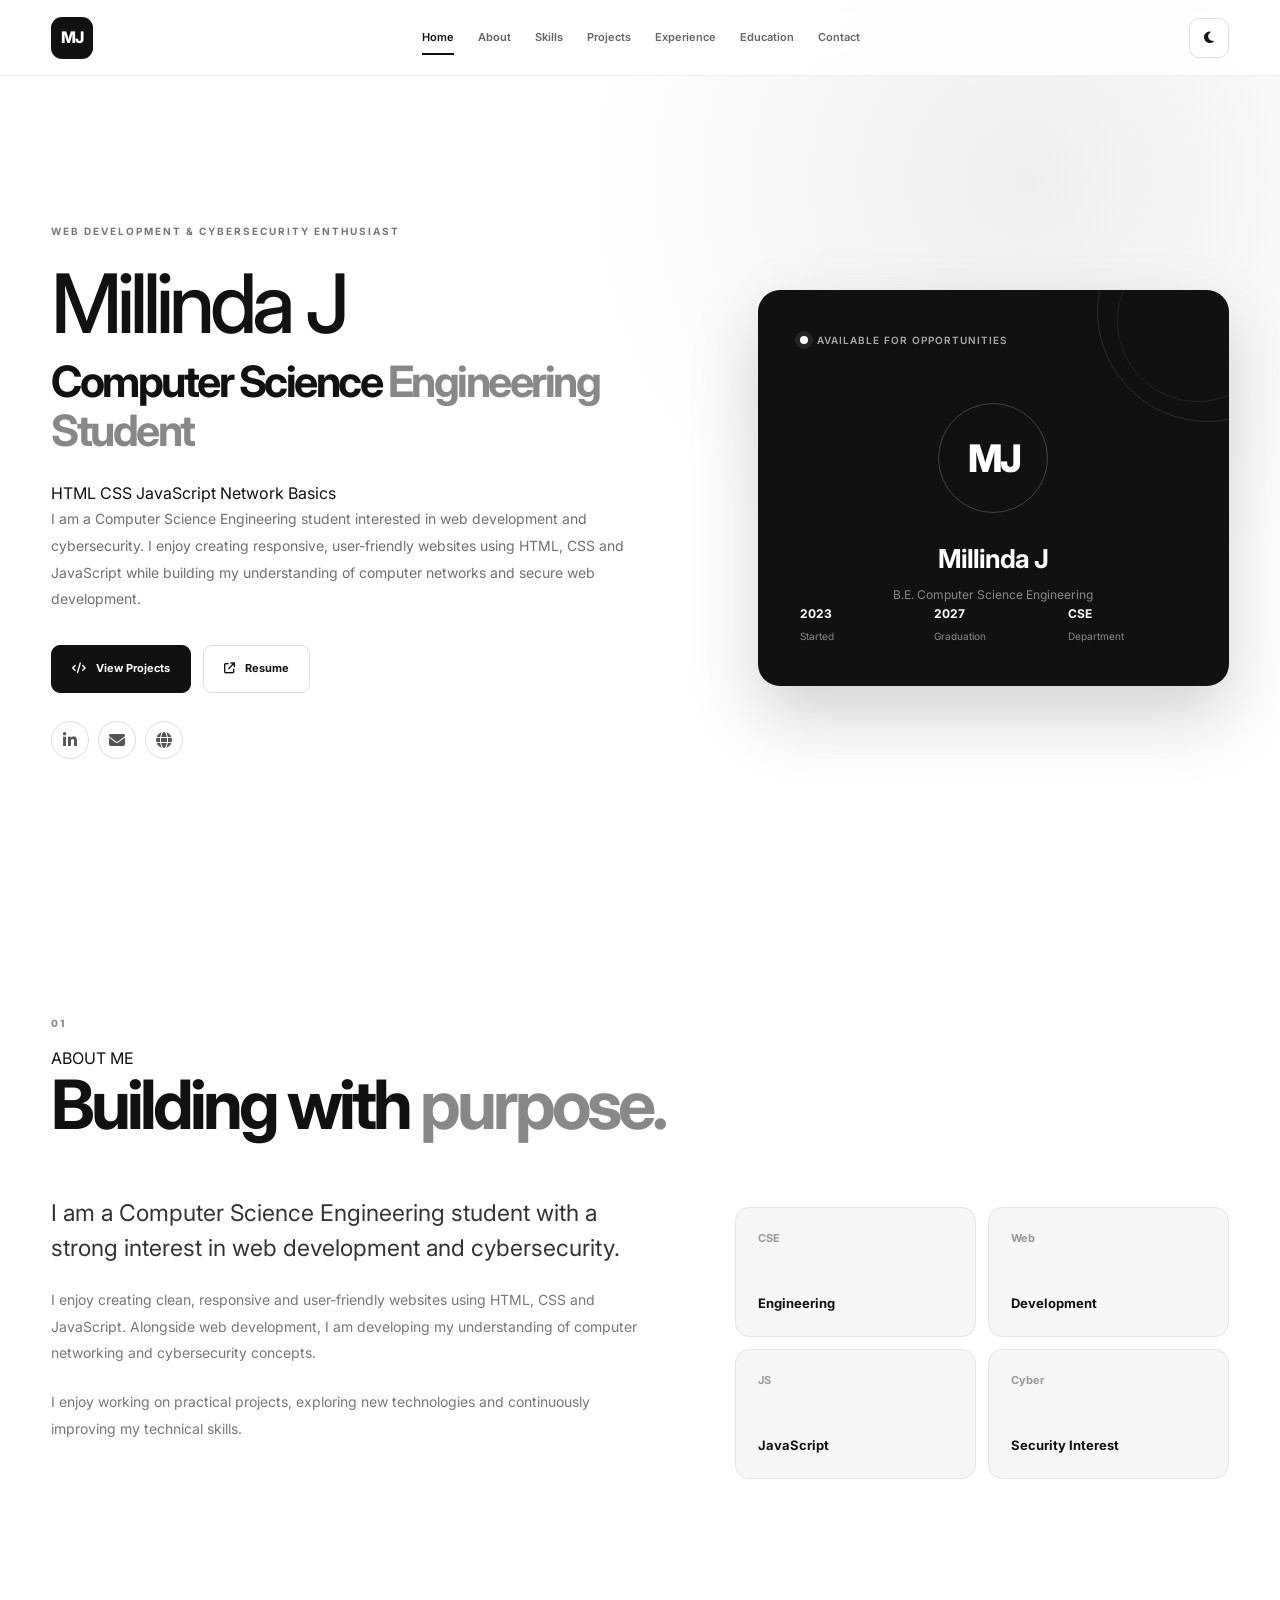
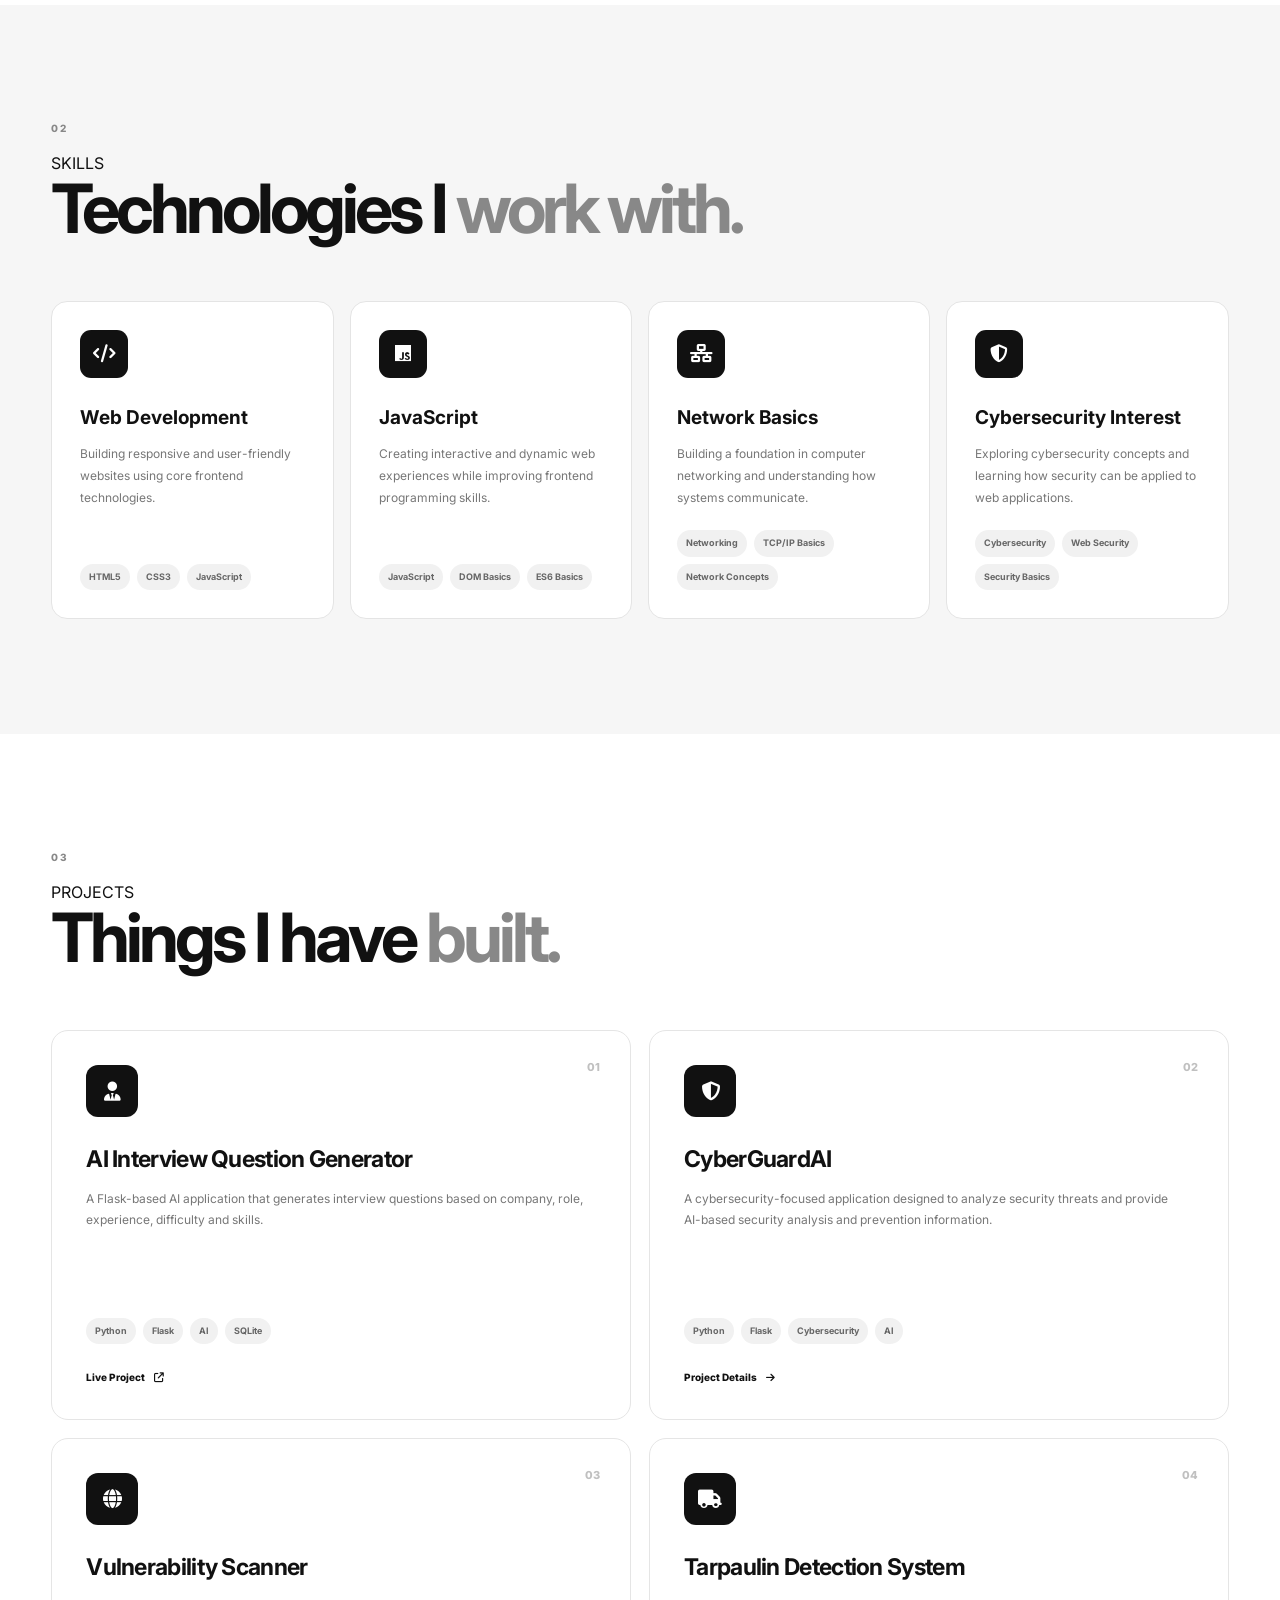
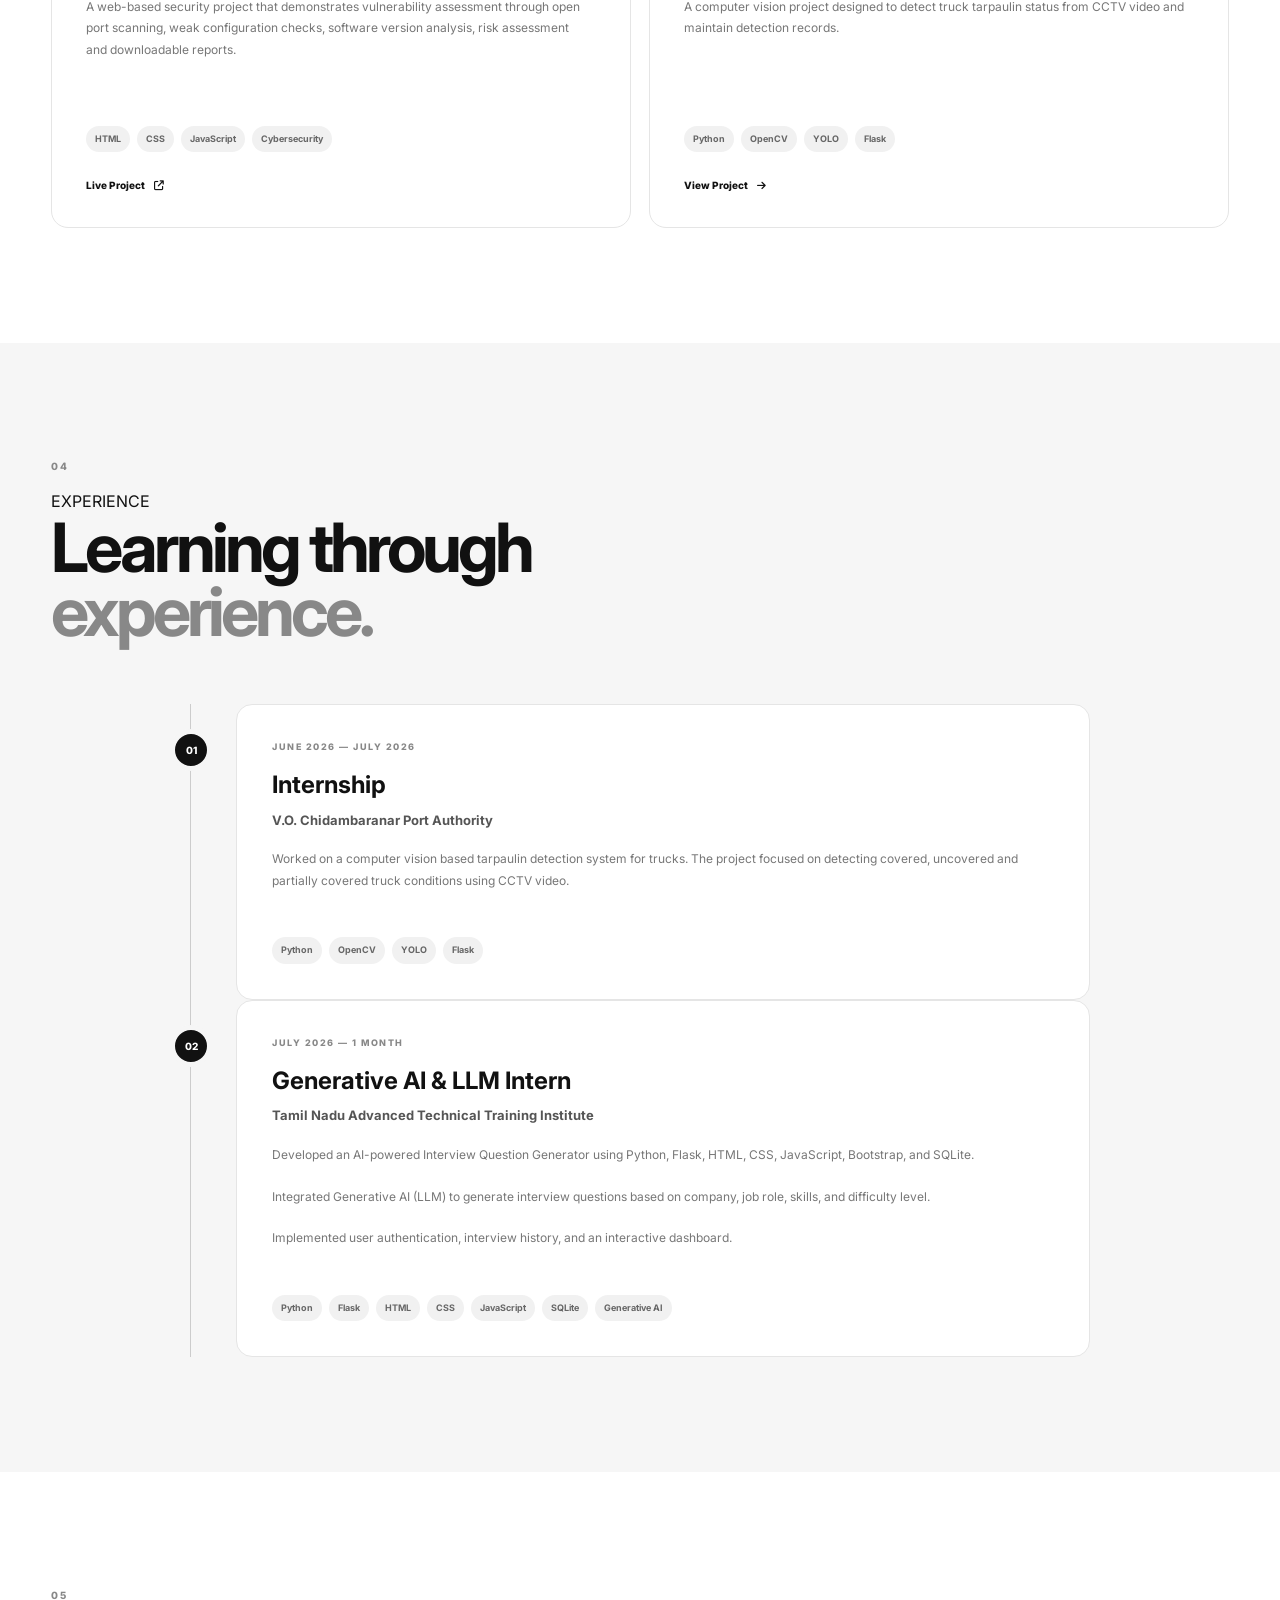
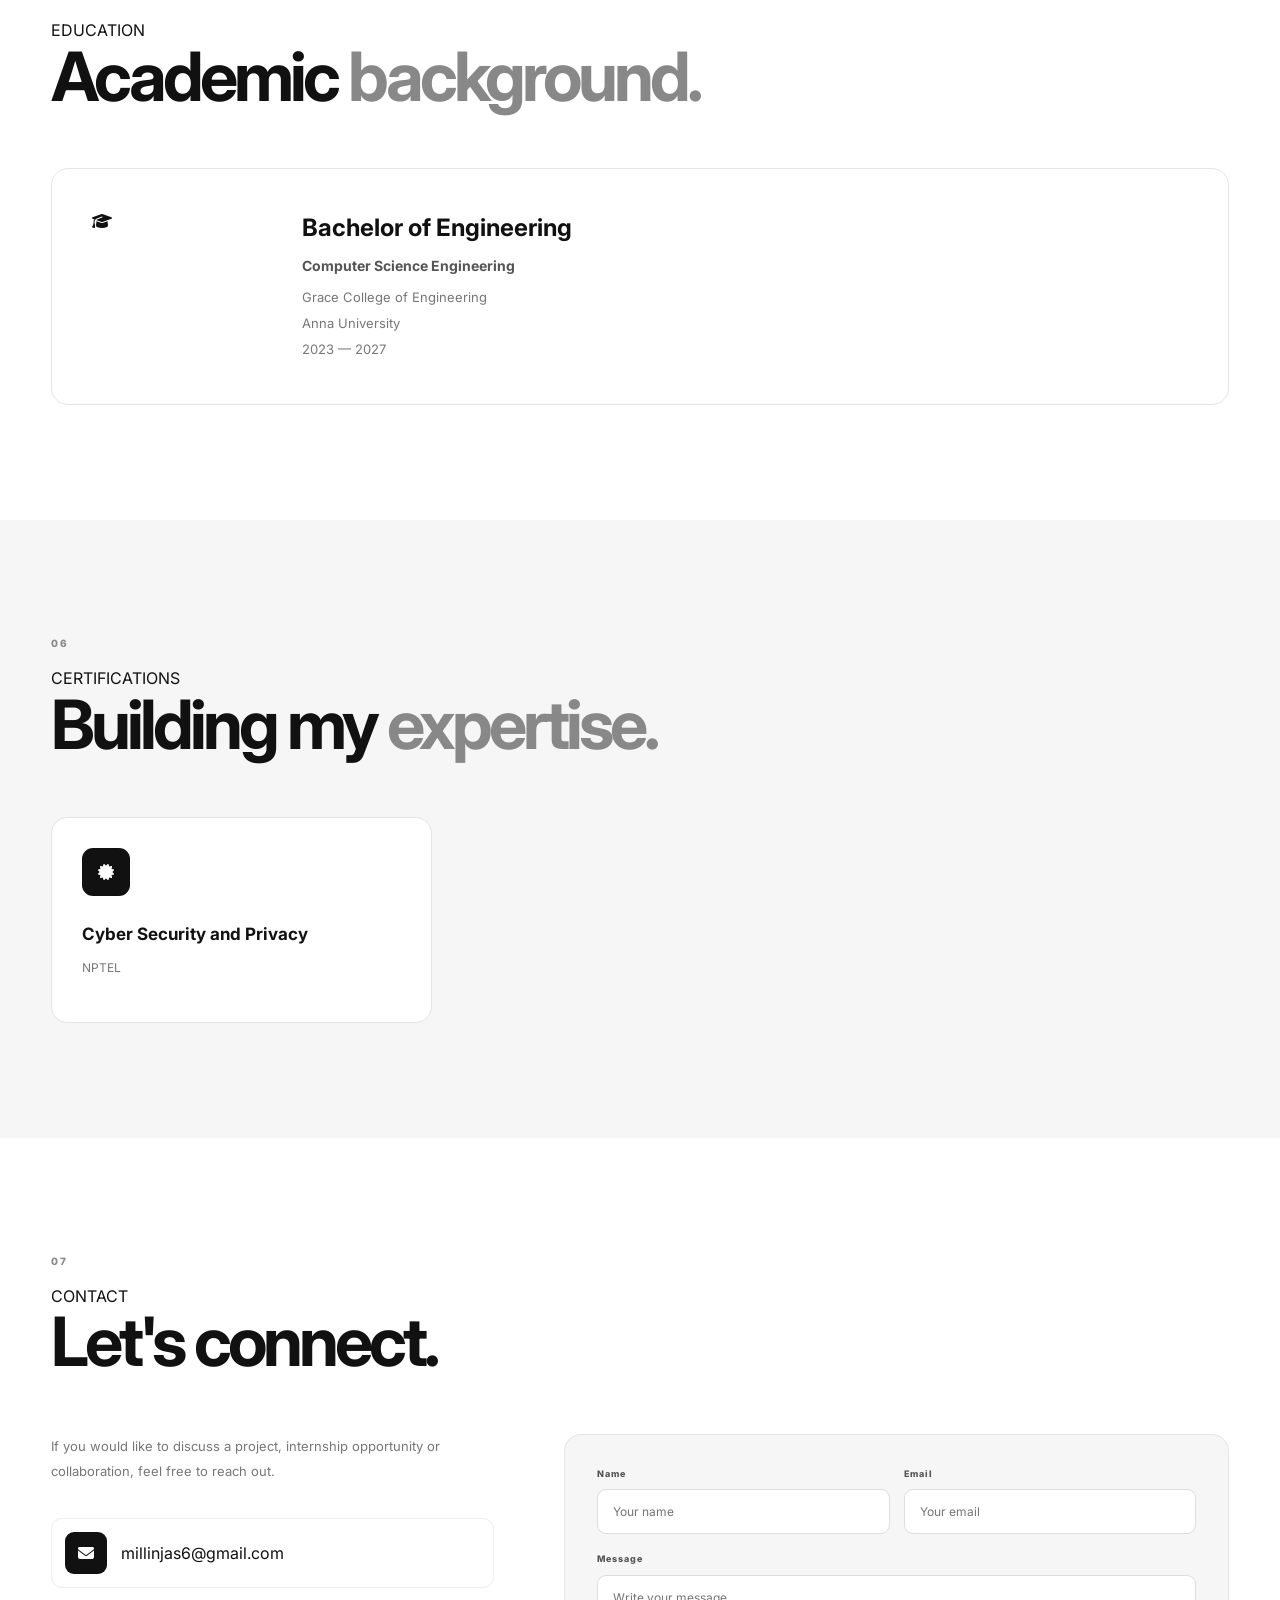
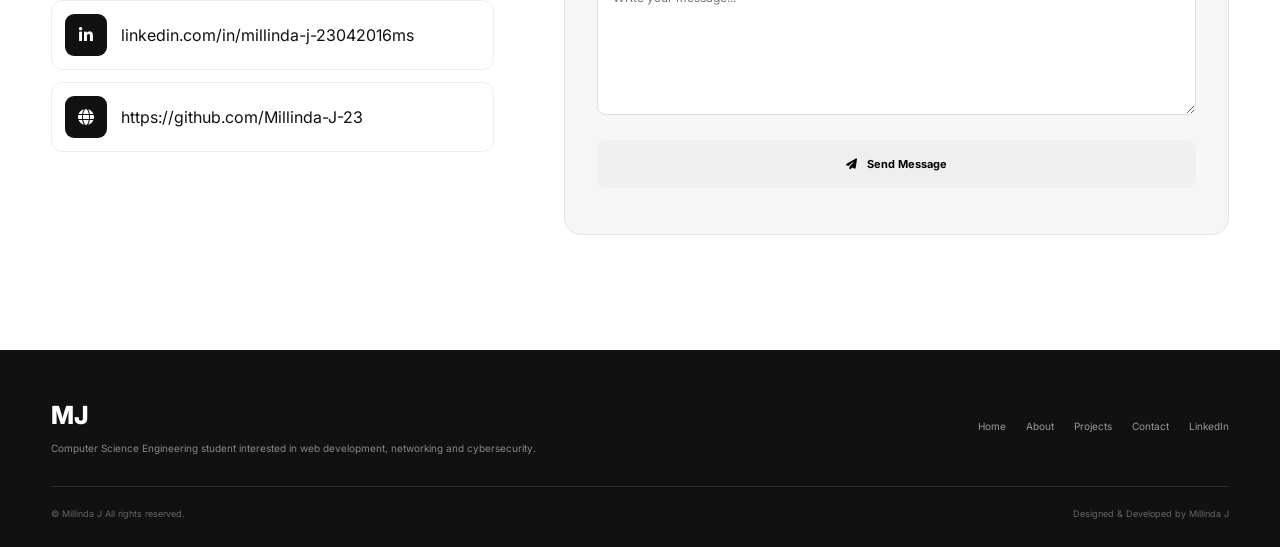
<file: portfolio/index.html>
<!DOCTYPE html>
<html lang="en">

<head>

    <meta charset="UTF-8">

    <meta name="viewport"
          content="width=device-width, initial-scale=1.0">

    <meta name="description"
          content="Millinda J - Computer Science Engineering Student interested in Web Development and Cybersecurity">

    <meta name="author"
          content="Millinda J">

    <title>Millinda J | Portfolio</title>


    <!-- =====================================================
         GOOGLE FONT
    ====================================================== -->

    <link rel="preconnect"
          href="https://fonts.googleapis.com">

    <link rel="preconnect"
          href="https://fonts.gstatic.com"
          crossorigin>

    <link href="https://fonts.googleapis.com/css2?family=Inter:wght@400;500;600;700;800&display=swap"
          rel="stylesheet">


    <!-- =====================================================
         FONT AWESOME
    ====================================================== -->

    <link rel="stylesheet"
          href="https://cdnjs.cloudflare.com/ajax/libs/font-awesome/6.5.2/css/all.min.css">


    <!-- =====================================================
         CSS
    ====================================================== -->

    <link rel="stylesheet"
          href="style.css">

</head>


<body>


<!-- =========================================================
     HEADER
========================================================= -->

<header class="header">

    <div class="container navbar">


        <!-- LOGO -->

        <a href="#home"
           class="logo"
           aria-label="Millinda J Home">

            MJ

        </a>


        <!-- NAVIGATION -->

        <nav class="nav-links"
             id="navLinks">

            <a href="#home"
               class="active">

                Home

            </a>

            <a href="#about">

                About

            </a>

            <a href="#skills">

                Skills

            </a>

            <a href="#projects">

                Projects

            </a>

            <a href="#experience">

                Experience

            </a>

            <a href="#education">

                Education

            </a>

            <a href="#contact">

                Contact

            </a>

        </nav>


        <!-- HEADER ACTIONS -->

        <div class="header-actions">


            <!-- THEME BUTTON -->

            <button type="button"
                    class="theme-btn"
                    id="themeBtn"
                    aria-label="Change theme">

                <i class="fa-solid fa-moon"></i>

            </button>


            <!-- MOBILE MENU -->

            <button type="button"
                    class="menu-btn"
                    id="menuBtn"
                    aria-label="Open menu">

                <i class="fa-solid fa-bars"></i>

            </button>


        </div>

    </div>

</header>



<!-- =========================================================
     HERO
========================================================= -->

<main>


<section class="hero"
         id="home">


    <div class="container hero-container">


        <!-- HERO CONTENT -->

        <div class="hero-content">


            <span class="hero-badge">

                WEB DEVELOPMENT & CYBERSECURITY ENTHUSIAST

            </span>


            <h1>

                Millinda J

            </h1>


            <h2>

                Computer Science
                <span>Engineering Student</span>

            </h2>

            <div class="hero-skills">

                <span>HTML</span>
                <span>CSS</span>
                <span>JavaScript</span>
                <span>Network Basics</span>

            </div>


            <p class="hero-description">

                I am a Computer Science Engineering student interested in web development and cybersecurity. I enjoy creating responsive, user-friendly websites using HTML, CSS and JavaScript while building my understanding of computer networks and secure web development.

            </p>


            <!-- BUTTONS -->

            <div class="hero-buttons">


                <a href="#projects"
                   class="btn btn-primary">

                    <i class="fa-solid fa-code"></i>

                    View Projects

                </a>


                <a href="https://millinda-j-23.github.io/Resume/Resume/index"
                   target="_blank"
                   rel="noopener noreferrer"
                   class="btn btn-secondary">

                    <i class="fa-solid fa-arrow-up-right-from-square"></i>

                    Resume

                </a>


            </div>


            <!-- SOCIAL LINKS -->

            <div class="hero-social">


                <!-- LINKEDIN -->

                <a href="https://www.linkedin.com/in/millinda-j-23042016ms"
                   target="_blank"
                   rel="noopener noreferrer"
                   aria-label="LinkedIn">

                    <i class="fa-brands fa-linkedin-in"></i>

                </a>


                <!-- EMAIL -->

                <a href="mailto:millinjas6@gmail.com"
                   aria-label="Email">

                    <i class="fa-solid fa-envelope"></i>

                </a>


                <!-- PORTFOLIO -->

                <a href="https://github.com/Millinda-J-23"
                   target="_blank"
                   rel="noopener noreferrer"
                   aria-label="Portfolio">

                    <i class="fa-solid fa-globe"></i>

                </a>


            </div>


        </div>



        <!-- HERO CARD -->

        <div class="hero-card">


            <div class="hero-card-top">

                <span class="status-dot"></span>

                Available for opportunities

            </div>


            <div class="initials">

                MJ

            </div>


            <h3>

                Millinda J

            </h3>


            <p>

                B.E. Computer Science Engineering

            </p>


            <div class="quick-info">


                <div>

                    <strong>

                        2023

                    </strong>

                    <span>

                        Started

                    </span>

                </div>


                <div>

                    <strong>

                        2027

                    </strong>

                    <span>

                        Graduation

                    </span>

                </div>


                <div>

                    <strong>

                        CSE

                    </strong>

                    <span>

                        Department

                    </span>

                </div>


            </div>


        </div>


    </div>

</section>



<!-- =========================================================
     ABOUT
========================================================= -->

<section class="section"
         id="about">


    <div class="container">


        <div class="section-heading">


            <span>

                01

            </span>


            <div>

                <p>

                    ABOUT ME

                </p>

                <h2>

                    Building with
                    <em>purpose.</em>

                </h2>

            </div>


        </div>



        <div class="about-grid">


            <!-- ABOUT TEXT -->

            <div class="about-main">


                <p class="large-text">
                    I am a Computer Science Engineering student with a strong interest in web development and cybersecurity.
                </p>


                <p>
                    I enjoy creating clean, responsive and user-friendly websites using HTML, CSS and JavaScript. Alongside web development, I am developing my understanding of computer networking and cybersecurity concepts.
                </p>

                <p>
                    I enjoy working on practical projects, exploring new technologies and continuously improving my technical skills.
                </p>


                <br>

            </div>



            <!-- STATS -->

            <div class="about-stats">


                <div class="stat-card">

                    <strong>

                        CSE

                    </strong>

                    <span>

                        Engineering

                    </span>

                </div>


                <div class="stat-card">

                    <strong>

                        Web

                    </strong>

                    <span>

                        Development

                    </span>

                </div>


                <div class="stat-card">

                    <strong>

                        JS

                    </strong>

                    <span>

                        JavaScript

                    </span>

                </div>


                <div class="stat-card">

                    <strong>

                        Cyber

                    </strong>

                    <span>

                        Security Interest

                    </span>

                </div>


            </div>


        </div>

    </div>

</section>



<!-- =========================================================
     SKILLS
========================================================= -->

<section class="section gray-section"
         id="skills">


    <div class="container">


        <div class="section-heading">


            <span>

                02

            </span>


            <div>

                <p>

                    SKILLS

                </p>

                <h2>

                    Technologies I
                    <em>work with.</em>

                </h2>

            </div>


        </div>



        <div class="skills-grid">

            <!-- WEB DEVELOPMENT -->
            <div class="skill-card">
                <div class="skill-icon">
                    <i class="fa-solid fa-code"></i>
                </div>
                <h3>Web Development</h3>
                <p>Building responsive and user-friendly websites using core frontend technologies.</p>
                <div class="tags">
                    <span>HTML5</span>
                    <span>CSS3</span>
                    <span>JavaScript</span>
                </div>
            </div>

            <!-- JAVASCRIPT -->
            <div class="skill-card">
                <div class="skill-icon">
                    <i class="fa-brands fa-js"></i>
                </div>
                <h3>JavaScript</h3>
                <p>Creating interactive and dynamic web experiences while improving frontend programming skills.</p>
                <div class="tags">
                    <span>JavaScript</span>
                    <span>DOM Basics</span>
                    <span>ES6 Basics</span>
                </div>
            </div>

            <!-- NETWORKING -->
            <div class="skill-card">
                <div class="skill-icon">
                    <i class="fa-solid fa-network-wired"></i>
                </div>
                <h3>Network Basics</h3>
                <p>Building a foundation in computer networking and understanding how systems communicate.</p>
                <div class="tags">
                    <span>Networking</span>
                    <span>TCP/IP Basics</span>
                    <span>Network Concepts</span>
                </div>
            </div>

            <!-- CYBERSECURITY INTEREST -->
            <div class="skill-card">
                <div class="skill-icon">
                    <i class="fa-solid fa-shield-halved"></i>
                </div>
                <h3>Cybersecurity Interest</h3>
                <p>Exploring cybersecurity concepts and learning how security can be applied to web applications.</p>
                <div class="tags">
                    <span>Cybersecurity</span>
                    <span>Web Security</span>
                    <span>Security Basics</span>
                </div>
            </div>

        </div>

    </div>

</section>



<!-- =========================================================
     PROJECTS
========================================================= -->

<section class="section"
         id="projects">


    <div class="container">


        <div class="section-heading">


            <span>

                03

            </span>


            <div>

                <p>

                    PROJECTS

                </p>

                <h2>

                    Things I have
                    <em>built.</em>

                </h2>

            </div>


        </div>



        <div class="projects-grid">


            <!-- PROJECT 01 -->

            <article class="project-card">


                <span class="project-number">

                    01

                </span>


                <div class="project-icon">

                    <i class="fa-solid fa-user-tie"></i>

                </div>


                <h3>

                    AI Interview Question Generator

                </h3>


                <p>

                    A Flask-based AI application that generates
                    interview questions based on company,
                    role, experience, difficulty and skills.

                </p>


                <div class="tags">

                    <span>Python</span>

                    <span>Flask</span>

                    <span>AI</span>

                    <span>SQLite</span>

                </div>


                <a href="https://ai-interview-question.onrender.com/"
                   target="_blank"
                   rel="noopener noreferrer"
                   class="project-link">

                    Live Project

                    <i class="fa-solid fa-arrow-up-right-from-square"></i>

                </a>


            </article>



            <!-- PROJECT 02 -->

            <article class="project-card">


                <span class="project-number">

                    02

                </span>


                <div class="project-icon">

                    <i class="fa-solid fa-shield-halved"></i>

                </div>


                <h3>

                    CyberGuardAI

                </h3>


                <p>

                    A cybersecurity-focused application designed
                    to analyze security threats and provide
                    AI-based security analysis and prevention
                    information.

                </p>


                <div class="tags">

                    <span>Python</span>

                    <span>Flask</span>

                    <span>Cybersecurity</span>

                    <span>AI</span>

                </div>


                <a href="#contact"
                   class="project-link">

                    Project Details

                    <i class="fa-solid fa-arrow-right"></i>

                </a>


            </article>



            <!-- PROJECT 03 -->

            <article class="project-card">


                <span class="project-number">

                    03

                </span>


                <div class="project-icon">

                    <i class="fa-solid fa-globe"></i>

                </div>


                <h3>

                    Vulnerability Scanner

                </h3>


                <p>

                    A web-based security project that demonstrates vulnerability assessment through open port scanning, weak configuration checks, software version analysis, risk assessment and downloadable reports.

                </p>


                <div class="tags"> 
                    <span>HTML</span> 
                    <span>CSS</span> 
                    <span>JavaScript</span> 
                    <span>Cybersecurity</span> 
                </div>


                <a href="https://millinda-j-23.github.io/Vulnerability/Vulnerability%20Scanner/index.html" 
                    target="_blank" 
                    rel="noopener noreferrer" 
                    class="project-link"> 

                    Live Project 

                    <i class="fa-solid fa-arrow-up-right-from-square"></i> 
                </a>


            </article>



            <!-- PROJECT 04 -->

            <article class="project-card">


                <span class="project-number">

                    04

                </span>


                <div class="project-icon">

                    <i class="fa-solid fa-truck"></i>

                </div>


                <h3>

                    Tarpaulin Detection System

                </h3>


                <p>

                    A computer vision project designed to detect
                    truck tarpaulin status from CCTV video and
                    maintain detection records.

                </p>


                <div class="tags">

                    <span>Python</span>

                    <span>OpenCV</span>

                    <span>YOLO</span>

                    <span>Flask</span>

                </div>


                <a href="#contact"
                   class="project-link">

                    View Project

                    <i class="fa-solid fa-arrow-right"></i>

                </a>


            </article>


        </div>

    </div>

</section>



<!-- =========================================================
     EXPERIENCE
========================================================= -->

<section class="section gray-section"
         id="experience">


    <div class="container">


        <div class="section-heading">


            <span>

                04

            </span>


            <div>

                <p>

                    EXPERIENCE

                </p>

                <h2>

                    Learning through
                    <em>experience.</em>

                </h2>

            </div>


        </div>



        <div class="timeline">


            <!-- EXPERIENCE -->

            <div class="timeline-item">


                <div class="timeline-marker">

                    01

                </div>


                <div class="timeline-content">


                    <div class="timeline-date">

                        JUNE 2026 — JULY 2026

                    </div>


                    <h3>

                        Internship

                    </h3>


                    <h4>

                        V.O. Chidambaranar Port Authority

                    </h4>


                    <p>

                        Worked on a computer vision based
                        tarpaulin detection system for trucks.
                        The project focused on detecting covered,
                        uncovered and partially covered truck
                        conditions using CCTV video.

                    </p>


                    <br>


                    <div class="tags">

                        <span>Python</span>

                        <span>OpenCV</span>

                        <span>YOLO</span>

                        <span>Flask</span>

                    </div>


                </div>


            </div>



            <!-- GENERATIVE AI & LLM INTERNSHIP -->

            <div class="timeline-item">


                <div class="timeline-marker">

                    02

                </div>


                <div class="timeline-content">


                    <div class="timeline-date">

                        JULY 2026 — 1 MONTH

                    </div>


                    <h3>

                        Generative AI & LLM Intern

                    </h3>


                    <h4>

                        Tamil Nadu Advanced Technical Training Institute

                    </h4>


                    <p>
                        Developed an AI-powered Interview Question Generator
                        using Python, Flask, HTML, CSS, JavaScript, Bootstrap,
                        and SQLite.
                    </p>

                    <p>
                        Integrated Generative AI (LLM) to generate interview
                        questions based on company, job role, skills, and
                        difficulty level.
                    </p>

                    <p>
                        Implemented user authentication, interview history,
                        and an interactive dashboard.
                    </p>

                    <br>

                    <div class="tags">
                        <span>Python</span>
                        <span>Flask</span>
                        <span>HTML</span>
                        <span>CSS</span>
                        <span>JavaScript</span>
                        <span>SQLite</span>
                        <span>Generative AI</span>
                    </div>


                </div>


            </div>


        </div>

    </div>

</section>



<!-- =========================================================
     EDUCATION
========================================================= -->

<section class="section"
         id="education">


    <div class="container">


        <div class="section-heading">


            <span>

                05

            </span>


            <div>

                <p>

                    EDUCATION

                </p>

                <h2>

                    Academic
                    <em>background.</em>

                </h2>

            </div>


        </div>



        <div class="education-card">


            <div class="education-icon">

                <i class="fa-solid fa-graduation-cap"></i>

            </div>


            <div>


                <h3>

                    Bachelor of Engineering

                </h3>


                <h4>

                    Computer Science Engineering

                </h4>


                <p>

                    Grace College of Engineering

                </p>


                <p>

                    Anna University

                </p>


                <p>

                    2023 — 2027

                </p>


            </div>


        </div>


    </div>

</section>



<!-- =========================================================
     CERTIFICATIONS
========================================================= -->

<section class="section gray-section">


    <div class="container">


        <div class="section-heading">


            <span>

                06

            </span>


            <div>

                <p>

                    CERTIFICATIONS

                </p>

                <h2>

                    Building my
                    <em>expertise.</em>

                </h2>

            </div>


        </div>



        <div class="certifications-grid">

            <div class="certificate-card">

                <div class="certificate-icon">
                    <i class="fa-solid fa-certificate"></i>
                </div>

                <div>
                    <h3>
                        Cyber Security and Privacy
                    </h3>

                    <p>
                        NPTEL
                    </p>
                </div>

            </div>

        </div>

    </div>

</section>


<!-- =========================================================
     CONTACT
========================================================= -->

<section class="section"
         id="contact">


    <div class="container">


        <div class="section-heading">


            <span>

                07

            </span>


            <div>

                <p>

                    CONTACT

                </p>


                <h2>

                    Let's connect.

                </h2>

            </div>


        </div>



        <div class="contact-grid">


            <!-- CONTACT INFORMATION -->

            <div class="contact-text">


                <p>

                    If you would like to discuss a project,
                    internship opportunity or collaboration,
                    feel free to reach out.

                </p>



                <div class="contact-details">


                    <!-- EMAIL -->

                    <a href="mailto:millinjas6@gmail.com">


                        <span class="contact-icon">

                            <i class="fa-solid fa-envelope"></i>

                        </span>


                        <span>

                            millinjas6@gmail.com

                        </span>


                    </a>



                    <!-- LINKEDIN -->

                    <a href="https://www.linkedin.com/in/millinda-j-23042016ms"
                       target="_blank"
                       rel="noopener noreferrer">


                        <span class="contact-icon">

                            <i class="fa-brands fa-linkedin-in"></i>

                        </span>


                        <span>

                            linkedin.com/in/millinda-j-23042016ms

                        </span>


                    </a>



                    <!-- PORTFOLIO -->

                    <a href="https://github.com/Millinda-J-23"
                       target="_blank"
                       rel="noopener noreferrer">


                        <span class="contact-icon">

                            <i class="fa-solid fa-globe"></i>

                        </span>


                        <span>

                            https://github.com/Millinda-J-23

                        </span>


                    </a>


                </div>


            </div>



            <!-- CONTACT FORM -->

            <form class="contact-form"
                id="contactForm">


                <div class="form-row">


                    <div class="form-group">


                        <label for="name">

                            Name

                        </label>


                        <input type="text"
                               id="name"
                               name="name"
                               placeholder="Your name"
                               autocomplete="name"
                               required>


                    </div>



                    <div class="form-group">


                        <label for="email">

                            Email

                        </label>


                        <input type="email"
                               id="email"
                               name="email"
                               placeholder="Your email"
                               autocomplete="email"
                               required>


                    </div>


                </div>



                <div class="form-group">


                    <label for="message">

                        Message

                    </label>


                    <textarea id="message"
                              name="message"
                              placeholder="Write your message..."
                              required></textarea>


                </div>



                <input type="hidden"
                       name="_subject"
                       value="New Portfolio Contact Message">


                <button type="submit"
                        class="btn submit-btn"
                        id="submitBtn">


                    <i class="fa-solid fa-paper-plane"></i>

                    <span>Send Message</span>


                </button>


                <p id="formMessage"
                   class="form-message"
                   aria-live="polite"></p>


            </form>


        </div>

    </div>

</section>


</main>



<!-- =========================================================
     FOOTER
========================================================= -->

<footer class="footer">


    <div class="container">


        <div class="footer-container">


            <div>


                <div class="footer-logo">

                    MJ

                </div>


                <p>

                    Computer Science Engineering student
                    interested in web development, networking
                    and cybersecurity.

                </p>


            </div>



            <div class="footer-links">


                <a href="#home">

                    Home

                </a>


                <a href="#about">

                    About

                </a>


                <a href="#projects">

                    Projects

                </a>


                <a href="#contact">

                    Contact

                </a>


                <a href="https://www.linkedin.com/in/millinda-j-23042016ms"
                   target="_blank"
                   rel="noopener noreferrer">

                    LinkedIn

                </a>


            </div>


        </div>



        <div class="copyright">


            <span>

                © <span id="currentYear"></span>
                Millinda J All rights reserved.

            </span>


            <span>

                Designed & Developed by Millinda J

            </span>


        </div>


    </div>


</footer>



<!-- =========================================================
     BACK TO TOP
========================================================= -->

<button type="button"
        class="top-btn"
        id="topBtn"
        aria-label="Back to top">

    <i class="fa-solid fa-arrow-up"></i>

</button>



<!-- =========================================================
     JAVASCRIPT
========================================================= -->

<script src="script.js"></script>


</body>

</html>
</file>
<file: portfolio/style.css>
/* =====================================================
   RESET
===================================================== */

* {
    margin: 0;
    padding: 0;
    box-sizing: border-box;
}

html {
    scroll-behavior: smooth;
}

body {
    font-family: "Inter", sans-serif;
    background: #ffffff;
    color: #111111;
    line-height: 1.6;
    overflow-x: hidden;
    transition: background 0.3s ease, color 0.3s ease;
}

a {
    text-decoration: none;
    color: inherit;
}

button,
input,
textarea {
    font-family: inherit;
}

button {
    cursor: pointer;
}

.container {
    width: min(1180px, 92%);
    margin: auto;
}


/* =====================================================
   HEADER
===================================================== */

.header {
    position: fixed;
    top: 0;
    left: 0;
    width: 100%;
    height: 76px;

    background: rgba(255, 255, 255, 0.88);
    backdrop-filter: blur(18px);

    border-bottom: 1px solid #eeeeee;

    z-index: 1000;
}

.navbar {
    height: 76px;

    display: flex;
    align-items: center;
    justify-content: space-between;

    gap: 30px;
}


/* LOGO */

.logo {
    width: 42px;
    height: 42px;

    display: flex;
    align-items: center;
    justify-content: center;

    background: #111111;
    color: #ffffff;

    border-radius: 11px;

    font-size: 16px;
    font-weight: 800;
    letter-spacing: -1px;

    flex-shrink: 0;

    transition: 0.3s ease;
}

.logo:hover {
    transform: translateY(-2px);
}


/* NAVIGATION */

.nav-links {
    display: flex;
    align-items: center;
    justify-content: center;

    gap: 24px;
}

.nav-links a {
    position: relative;

    color: #666666;

    font-size: 11px;
    font-weight: 600;

    transition: 0.3s ease;
}

.nav-links a:hover,
.nav-links a.active {
    color: #111111;
}

.nav-links a::after {
    content: "";

    position: absolute;

    left: 0;
    bottom: -8px;

    width: 0;
    height: 2px;

    background: #111111;

    transition: 0.3s ease;
}

.nav-links a:hover::after,
.nav-links a.active::after {
    width: 100%;
}


/* NAV ACTIONS */

.nav-actions {
    display: flex;
    align-items: center;
    gap: 9px;
}


/* THEME */

.theme-btn,
.menu-btn {
    width: 40px;
    height: 40px;

    display: flex;
    align-items: center;
    justify-content: center;

    border: 1px solid #dddddd;
    border-radius: 10px;

    background: #ffffff;
    color: #111111;

    transition: 0.3s ease;
}

.theme-btn:hover,
.menu-btn:hover {
    background: #111111;
    color: #ffffff;
    border-color: #111111;
}

.menu-btn {
    display: none;
}


/* =====================================================
   HERO
===================================================== */

.hero {
    min-height: 100vh;

    display: flex;
    align-items: center;

    padding-top: 76px;

    background:
        radial-gradient(
            circle at 80% 20%,
            #eeeeee 0,
            transparent 35%
        ),
        #ffffff;
}

.hero-container {
    min-height: calc(100vh - 76px);

    display: grid;
    grid-template-columns: 1.15fr 0.85fr;

    align-items: center;

    gap: 70px;
}


/* HERO CONTENT */

.hero-content {
    padding: 80px 0;
}

.hero-badge {
    display: inline-flex;
    align-items: center;
    gap: 10px;

    margin-bottom: 25px;

    color: #777777;

    font-size: 10px;
    font-weight: 700;

    letter-spacing: 2px;
}

.hero-badge span {
    width: 8px;
    height: 8px;

    border-radius: 50%;

    background: #111111;
}


/* HERO TITLE */

.hero h1 {
    margin-bottom: 12px;

    font-size: clamp(48px, 7vw, 82px);

    line-height: 0.98;

    letter-spacing: -5px;

    font-weight: 500;
}

.hero h1 strong {
    display: block;

    font-weight: 800;
}


/* HERO SUBTITLE */

.hero h2 {
    max-width: 700px;

    margin-bottom: 25px;

    font-size: clamp(28px, 4vw, 48px);

    line-height: 1.05;

    letter-spacing: -2.5px;

    font-weight: 600;
}

.hero h2 span {
    color: #888888;
}


/* DESCRIPTION */

.hero-description {
    max-width: 600px;

    margin-bottom: 32px;

    color: #707070;

    font-size: 14px;

    line-height: 1.9;
}


/* BUTTONS */

.hero-buttons {
    display: flex;
    align-items: center;

    gap: 12px;

    margin-bottom: 28px;
}

.btn {
    min-height: 48px;

    display: inline-flex;
    align-items: center;
    justify-content: center;

    gap: 10px;

    padding: 0 20px;

    border-radius: 9px;

    font-size: 11px;
    font-weight: 700;

    transition: 0.3s ease;
}

.btn-primary {
    background: #111111;
    color: #ffffff;

    border: 1px solid #111111;
}

.btn-primary:hover {
    background: #333333;

    transform: translateY(-3px);

    box-shadow:
        0 12px 25px rgba(0, 0, 0, 0.15);
}

.btn-secondary {
    background: #ffffff;
    color: #111111;

    border: 1px solid #dddddd;
}

.btn-secondary:hover {
    border-color: #111111;

    transform: translateY(-3px);
}


/* SOCIAL */

.hero-social {
    display: flex;
    gap: 9px;
}

.hero-social a {
    width: 38px;
    height: 38px;

    display: flex;
    align-items: center;
    justify-content: center;

    border: 1px solid #dddddd;
    border-radius: 50%;

    color: #555555;

    transition: 0.3s ease;
}

.hero-social a:hover {
    background: #111111;
    color: #ffffff;
    border-color: #111111;

    transform: translateY(-3px);
}


/* =====================================================
   HERO CARD
===================================================== */

.hero-card {
    position: relative;

    padding: 42px;

    background: #111111;
    color: #ffffff;

    border-radius: 22px;

    overflow: hidden;

    box-shadow:
        0 30px 70px rgba(0, 0, 0, 0.18);
}

.hero-card::before {
    content: "";

    position: absolute;

    width: 220px;
    height: 220px;

    right: -90px;
    top: -90px;

    border-radius: 50%;

    border: 1px solid rgba(255, 255, 255, 0.12);
}

.hero-card::after {
    content: "";

    position: absolute;

    width: 160px;
    height: 160px;

    right: -50px;
    top: -50px;

    border-radius: 50%;

    border: 1px solid rgba(255, 255, 255, 0.08);
}

.hero-card-top {
    display: flex;
    align-items: center;

    gap: 9px;

    color: #aaaaaa;

    font-size: 10px;
    font-weight: 600;

    text-transform: uppercase;

    letter-spacing: 1px;
}

.status-dot {
    width: 8px;
    height: 8px;

    border-radius: 50%;

    background: #ffffff;

    box-shadow:
        0 0 0 5px rgba(255, 255, 255, 0.08);
}

.initials {
    width: 110px;
    height: 110px;

    display: flex;
    align-items: center;
    justify-content: center;

    margin: 55px auto 25px;

    border: 1px solid #444444;

    border-radius: 50%;

    font-size: 38px;
    font-weight: 800;

    letter-spacing: -3px;
}

.hero-card h3 {
    text-align: center;

    font-size: 26px;

    letter-spacing: -1px;
}

.hero-card > p {
    margin-top: 5px;

    text-align: center;

    color: #888888;

    font-size: 12px;
}

.hero-card-line {
    height: 1px;

    margin: 32px 0;

    background: #2d2d2d;
}

.quick-info {
    display: grid;
    grid-template-columns: repeat(3, 1fr);

    gap: 15px;
}

.quick-info div {
    display: flex;
    flex-direction: column;

    gap: 5px;
}

.quick-info strong {
    font-size: 12px;
}

.quick-info span {
    color: #888888;

    font-size: 10px;
}


/* =====================================================
   GENERAL SECTIONS
===================================================== */

.section {
    padding: 115px 0;
}

.about,
.education,
.contact {
    background: #ffffff;
}

.gray-section {
    background: #f6f6f6;
}


/* =====================================================
   SECTION HEADING
===================================================== */

.section-heading {
    margin-bottom: 60px;
}

.section-heading > span {
    display: block;

    margin-bottom: 15px;

    color: #888888;

    font-size: 10px;
    font-weight: 800;

    letter-spacing: 2px;
}

.section-heading h2 {
    max-width: 700px;

    font-size: clamp(40px, 6vw, 68px);

    line-height: 0.95;

    letter-spacing: -4px;

    font-weight: 700;
}

.section-heading h2 em {
    color: #888888;

    font-style: normal;
}


/* =====================================================
   ABOUT
===================================================== */

.about-grid {
    display: grid;

    grid-template-columns: 1.1fr 0.9fr;

    gap: 80px;

    align-items: center;
}

.about-main {
    max-width: 680px;
}

.about-main p {
    margin-bottom: 22px;

    color: #777777;

    font-size: 14px;

    line-height: 1.9;
}

.about-main .large-text {
    color: #333333;

    font-size: 23px;

    line-height: 1.5;
}

.about-main strong {
    color: #111111;
}


/* ABOUT STATS */

.about-stats {
    display: grid;

    grid-template-columns: 1fr 1fr;

    gap: 12px;
}

.stat-card {
    min-height: 130px;

    display: flex;
    flex-direction: column;
    justify-content: space-between;

    padding: 22px;

    background: #f6f6f6;

    border: 1px solid #e5e5e5;

    border-radius: 14px;

    transition: 0.3s ease;
}

.stat-card:hover {
    transform: translateY(-5px);

    background: #111111;
    color: #ffffff;

    border-color: #111111;
}

.stat-card strong {
    font-size: 11px;

    color: #999999;
}

.stat-card span {
    font-size: 13px;

    font-weight: 700;
}


/* =====================================================
   SKILLS
===================================================== */

.skills-grid {
    display: grid;

    grid-template-columns: repeat(4, 1fr);

    gap: 16px;
}

.skill-card {
    min-height: 300px;

    display: flex;
    flex-direction: column;

    padding: 28px;

    background: #ffffff;

    border: 1px solid #e4e4e4;

    border-radius: 16px;

    transition: 0.3s ease;
}

.skill-card:hover {
    transform: translateY(-8px);

    border-color: #cccccc;

    box-shadow:
        0 20px 45px rgba(0, 0, 0, 0.08);
}

.skill-icon {
    width: 48px;
    height: 48px;

    display: flex;
    align-items: center;
    justify-content: center;

    margin-bottom: 25px;

    background: #111111;
    color: #ffffff;

    border-radius: 11px;

    font-size: 18px;
}

.skill-card h3 {
    margin-bottom: 10px;

    font-size: 19px;
}

.skill-card p {
    margin-bottom: 22px;

    color: #777777;

    font-size: 12px;

    line-height: 1.8;
}

.tags {
    display: flex;
    flex-wrap: wrap;

    gap: 7px;

    margin-top: auto;
}

.tags span {
    padding: 6px 9px;

    background: #f1f1f1;

    color: #666666;

    border-radius: 20px;

    font-size: 9px;
    font-weight: 700;
}


/* =====================================================
   PROJECTS
===================================================== */

.projects-grid {
    display: grid;

    grid-template-columns: 1fr 1fr;

    gap: 18px;
}

.project-card {
    position: relative;

    min-height: 390px;

    display: flex;
    flex-direction: column;
    justify-content: space-between;

    padding: 34px;

    background: #ffffff;

    border: 1px solid #e5e5e5;

    border-radius: 17px;

    overflow: hidden;

    transition: 0.3s ease;
}

.project-card:hover {
    transform: translateY(-7px);

    border-color: #cccccc;

    box-shadow:
        0 20px 50px rgba(0, 0, 0, 0.08);
}

.project-number {
    position: absolute;

    top: 28px;
    right: 30px;

    color: #c0c0c0;

    font-size: 11px;
    font-weight: 800;
}

.project-icon {
    width: 52px;
    height: 52px;

    display: flex;
    align-items: center;
    justify-content: center;

    margin-bottom: 28px;

    background: #111111;
    color: #ffffff;

    border-radius: 12px;

    font-size: 19px;
}

.project-card h3 {
    max-width: 430px;

    margin-bottom: 14px;

    font-size: 23px;

    line-height: 1.25;

    letter-spacing: -0.7px;
}

.project-card p {
    max-width: 500px;

    margin-bottom: 25px;

    color: #777777;

    font-size: 12px;

    line-height: 1.8;
}

.project-link {
    display: inline-flex;
    align-items: center;

    gap: 9px;

    margin-top: 25px;

    color: #111111;

    font-size: 10px;
    font-weight: 800;

    transition: 0.3s ease;
}

.project-link:hover {
    gap: 15px;
}


/* =====================================================
   EXPERIENCE
===================================================== */

.timeline {
    position: relative;

    max-width: 900px;

    margin: auto;

    padding-left: 45px;

    border-left: 1px solid #cccccc;
}

.timeline-item {
    position: relative;
}

.timeline-marker {
    position: absolute;

    left: -66px;
    top: 25px;

    width: 42px;
    height: 42px;

    display: flex;
    align-items: center;
    justify-content: center;

    background: #111111;
    color: #ffffff;

    border-radius: 50%;

    font-size: 10px;
    font-weight: 800;

    border: 5px solid #f6f6f6;
}

.timeline-content {
    padding: 35px;

    background: #ffffff;

    border: 1px solid #e5e5e5;

    border-radius: 16px;
}

.timeline-date {
    display: block;

    margin-bottom: 12px;

    color: #888888;

    font-size: 9px;
    font-weight: 800;

    letter-spacing: 1.5px;
}

.timeline-content h3 {
    margin-bottom: 5px;

    font-size: 24px;
}

.timeline-content h4 {
    margin-bottom: 18px;

    color: #555555;

    font-size: 13px;
}

.timeline-content p {
    margin-bottom: 20px;

    color: #777777;

    font-size: 12px;

    line-height: 1.8;
}


/* =====================================================
   EDUCATION
===================================================== */

.education-card {
    display: grid;

    grid-template-columns: 170px 1fr;

    gap: 40px;

    padding: 40px;

    background: #ffffff;

    border: 1px solid #e5e5e5;

    border-radius: 17px;

    transition: 0.3s ease;
}

.education-card:hover {
    transform: translateY(-5px);

    box-shadow:
        0 20px 45px rgba(0, 0, 0, 0.07);
}

.education-year {
    color: #888888;

    font-size: 11px;
    font-weight: 800;

    letter-spacing: 1px;
}

.education-card h3 {
    margin-bottom: 7px;

    font-size: 24px;
}

.education-card h4 {
    margin-bottom: 10px;

    color: #555555;

    font-size: 14px;
}

.education-card p {
    margin-bottom: 5px;

    color: #777777;

    font-size: 13px;
}

.education-note {
    color: #999999;

    font-size: 11px;
}


/* =====================================================
   CERTIFICATIONS
===================================================== */

.certifications-grid {
    display: grid;

    grid-template-columns: repeat(3, 1fr);

    gap: 17px;
}

.certificate-card {
    padding: 30px;

    background: #ffffff;

    border: 1px solid #e4e4e4;

    border-radius: 16px;

    transition: 0.3s ease;
}

.certificate-card:hover {
    transform: translateY(-7px);

    box-shadow:
        0 20px 45px rgba(0, 0, 0, 0.07);
}

.certificate-icon {
    width: 48px;
    height: 48px;

    display: flex;
    align-items: center;
    justify-content: center;

    margin-bottom: 25px;

    background: #111111;
    color: #ffffff;

    border-radius: 11px;
}

.certificate-card h3 {
    margin-bottom: 10px;

    font-size: 17px;
}

.certificate-card p {
    margin-bottom: 15px;

    color: #777777;

    font-size: 12px;
}

.certificate-card > span {
    color: #999999;

    font-size: 9px;
    font-weight: 800;

    letter-spacing: 1px;
    text-transform: uppercase;
}


/* =====================================================
   CONTACT
===================================================== */

.contact-grid {
    display: grid;

    grid-template-columns: 0.8fr 1.2fr;

    gap: 70px;

    align-items: start;
}

.contact-text > p {
    max-width: 450px;

    margin-bottom: 35px;

    color: #777777;

    font-size: 13px;

    line-height: 1.9;
}

.contact-details {
    display: flex;
    flex-direction: column;

    gap: 12px;
}

.contact-details > a {
    display: flex;
    align-items: center;

    gap: 14px;

    padding: 13px;

    border: 1px solid #eeeeee;

    border-radius: 11px;

    transition: 0.3s ease;
}

.contact-details > a:hover {
    border-color: #cccccc;

    transform: translateX(5px);
}

.contact-icon {
    width: 42px;
    height: 42px;

    display: flex;
    align-items: center;
    justify-content: center;

    flex-shrink: 0;

    background: #111111;
    color: #ffffff;

    border-radius: 9px;
}

.contact-details small {
    display: block;

    margin-bottom: 2px;

    color: #999999;

    font-size: 9px;
    font-weight: 700;

    text-transform: uppercase;
}

.contact-details strong {
    display: block;

    color: #222222;

    font-size: 11px;
}


/* CONTACT FORM */

.contact-form {
    padding: 32px;

    background: #f6f6f6;

    border: 1px solid #e5e5e5;

    border-radius: 17px;
}

.form-row {
    display: grid;

    grid-template-columns: 1fr 1fr;

    gap: 14px;
}

.form-group {
    margin-bottom: 18px;
}

.form-group label {
    display: block;

    margin-bottom: 8px;

    color: #555555;

    font-size: 9px;
    font-weight: 800;

    letter-spacing: 1px;
}

.form-group input,
.form-group textarea {
    width: 100%;

    padding: 14px 15px;

    background: #ffffff;

    border: 1px solid #dddddd;

    border-radius: 9px;

    outline: none;

    color: #111111;

    font-size: 12px;

    transition: 0.3s ease;
}

.form-group input:focus,
.form-group textarea:focus {
    border-color: #111111;

    box-shadow:
        0 0 0 3px rgba(0, 0, 0, 0.04);
}

.form-group textarea {
    min-height: 140px;

    resize: vertical;
}

.submit-btn {
    border: none;

    width: 100%;
}

.form-message {
    margin-top: 14px;

    text-align: center;

    color: #555555;

    font-size: 11px;
}

.form-message.success {
    color: #333333;
}


/* =====================================================
   FOOTER
===================================================== */

.footer {
    padding: 45px 0 25px;

    background: #111111;

    color: #ffffff;
}

.footer-container {
    display: flex;
    align-items: center;
    justify-content: space-between;

    gap: 40px;

    padding-bottom: 30px;

    border-bottom: 1px solid #2c2c2c;
}

.footer-logo {
    font-size: 25px;

    font-weight: 800;
}

.footer-container p {
    margin-top: 5px;

    color: #888888;

    font-size: 10px;
}

.footer-links {
    display: flex;

    gap: 20px;
}

.footer-links a {
    color: #999999;

    font-size: 10px;

    transition: 0.3s ease;
}

.footer-links a:hover {
    color: #ffffff;
}

.copyright {
    display: flex;
    justify-content: space-between;

    gap: 20px;

    padding-top: 20px;

    color: #666666;

    font-size: 9px;
}


/* =====================================================
   BACK TO TOP
===================================================== */

.top-btn {
    position: fixed;

    right: 25px;
    bottom: 25px;

    width: 44px;
    height: 44px;

    display: flex;
    align-items: center;
    justify-content: center;

    opacity: 0;
    visibility: hidden;

    border: none;

    border-radius: 12px;

    background: #111111;
    color: #ffffff;

    z-index: 900;

    transition: 0.3s ease;
}

.top-btn.show {
    opacity: 1;

    visibility: visible;
}

.top-btn:hover {
    transform: translateY(-4px);
}


/* =====================================================
   SCROLL REVEAL
===================================================== */

.reveal {
    opacity: 0;

    transform: translateY(25px);

    transition:
        opacity 0.7s ease,
        transform 0.7s ease;
}

.reveal.visible {
    opacity: 1;

    transform: translateY(0);
}


/* =====================================================
   DARK MODE
===================================================== */

body.dark-mode {
    background: #0b0b0b;

    color: #ffffff;
}


/* HEADER */

body.dark-mode .header {
    background: rgba(11, 11, 11, 0.9);

    border-color: #242424;
}

body.dark-mode .nav-links a {
    color: #999999;
}

body.dark-mode .nav-links a:hover,
body.dark-mode .nav-links a.active {
    color: #ffffff;
}

body.dark-mode .nav-links a::after {
    background: #ffffff;
}

body.dark-mode .theme-btn,
body.dark-mode .menu-btn {
    background: #171717;

    color: #ffffff;

    border-color: #333333;
}


/* HERO */

body.dark-mode .hero {
    background:
        radial-gradient(
            circle at 80% 20%,
            #1c1c1c 0,
            transparent 35%
        ),
        #0b0b0b;
}

body.dark-mode .hero h1,
body.dark-mode .hero h2 {
    color: #ffffff;
}

body.dark-mode .hero h2 span {
    color: #777777;
}

body.dark-mode .hero-description {
    color: #999999;
}

body.dark-mode .hero-badge {
    color: #888888;
}

body.dark-mode .hero-badge span {
    background: #ffffff;
}

body.dark-mode .btn-secondary {
    background: #151515;

    color: #ffffff;

    border-color: #333333;
}

body.dark-mode .hero-social a {
    color: #aaaaaa;

    border-color: #333333;
}

body.dark-mode .hero-social a:hover {
    background: #ffffff;

    color: #111111;
}

body.dark-mode .hero-card {
    background: #f5f5f5;

    color: #111111;
}

body.dark-mode .hero-card-top {
    color: #777777;
}

body.dark-mode .status-dot {
    background: #111111;

    box-shadow:
        0 0 0 5px rgba(0, 0, 0, 0.06);
}

body.dark-mode .initials {
    border-color: #dddddd;
}

body.dark-mode .hero-card > p {
    color: #777777;
}

body.dark-mode .hero-card-line {
    background: #dddddd;
}

body.dark-mode .quick-info span {
    color: #777777;
}


/* SECTIONS */

body.dark-mode .about,
body.dark-mode .education,
body.dark-mode .contact {
    background: #0b0b0b;
}

body.dark-mode .gray-section {
    background: #111111;
}

body.dark-mode .section-heading h2 {
    color: #ffffff;
}

body.dark-mode .section-heading h2 em {
    color: #777777;
}


/* ABOUT */

body.dark-mode .about-main .large-text {
    color: #dddddd;
}

body.dark-mode .about-main p {
    color: #999999;
}

body.dark-mode .about-main strong {
    color: #ffffff;
}

body.dark-mode .stat-card {
    background: #151515;

    border-color: #292929;
}

body.dark-mode .stat-card:hover {
    background: #ffffff;

    color: #111111;
}

body.dark-mode .stat-card span {
    color: inherit;
}


/* CARDS */

body.dark-mode .skill-card,
body.dark-mode .project-card,
body.dark-mode .timeline-content,
body.dark-mode .education-card,
body.dark-mode .certificate-card {
    background: #161616;

    border-color: #292929;
}

body.dark-mode .skill-card p,
body.dark-mode .project-card p,
body.dark-mode .timeline-content p,
body.dark-mode .education-card p,
body.dark-mode .certificate-card p {
    color: #999999;
}

body.dark-mode .skill-card h3,
body.dark-mode .project-card h3,
body.dark-mode .timeline-content h3,
body.dark-mode .education-card h3,
body.dark-mode .certificate-card h3 {
    color: #ffffff;
}

body.dark-mode .timeline-content h4,
body.dark-mode .education-card h4 {
    color: #aaaaaa;
}


/* TAGS */

body.dark-mode .tags span {
    background: #252525;

    color: #aaaaaa;
}


/* CONTACT */

body.dark-mode .contact-text > p {
    color: #999999;
}

body.dark-mode .contact-details > a {
    border-color: #292929;
}

body.dark-mode .contact-details strong {
    color: #eeeeee;
}

body.dark-mode .contact-form {
    background: #151515;

    border-color: #292929;
}

body.dark-mode .form-group label {
    color: #aaaaaa;
}

body.dark-mode .form-group input,
body.dark-mode .form-group textarea {
    background: #0e0e0e;

    color: #ffffff;

    border-color: #333333;
}

body.dark-mode .form-group input:focus,
body.dark-mode .form-group textarea:focus {
    border-color: #ffffff;
}

body.dark-mode .form-message {
    color: #aaaaaa;
}


/* =====================================================
   TABLET
===================================================== */

@media (max-width: 1050px) {

    .nav-links {
        gap: 15px;
    }

    .nav-links a {
        font-size: 10px;
    }

    .hero-container {
        gap: 40px;
    }

    .skills-grid {
        grid-template-columns: 1fr 1fr;
    }

}


/* =====================================================
   MOBILE NAVIGATION
===================================================== */

@media (max-width: 850px) {

    .menu-btn {
        display: flex;
    }

    .nav-links {

        position: absolute;

        top: 86px;
        left: 4%;

        width: 92%;

        display: none;

        flex-direction: column;

        align-items: stretch;

        gap: 0;

        padding: 10px;

        background: #ffffff;

        border: 1px solid #e5e5e5;

        border-radius: 14px;

        box-shadow:
            0 20px 50px rgba(0, 0, 0, 0.12);
    }

    .nav-links.active {
        display: flex;
    }

    .nav-links a {
        padding: 14px;

        font-size: 12px;

        border-radius: 8px;
    }

    .nav-links a:hover,
    .nav-links a.active {
        background: #f3f3f3;
    }

    .nav-links a::after {
        display: none;
    }

    body.dark-mode .nav-links {
        background: #151515;

        border-color: #303030;
    }

    body.dark-mode .nav-links a:hover,
    body.dark-mode .nav-links a.active {
        background: #222222;
    }

}


/* =====================================================
   TABLET / SMALL LAPTOP
===================================================== */

@media (max-width: 900px) {

    .hero-container {
        grid-template-columns: 1fr;

        padding-top: 70px;
        padding-bottom: 70px;
    }

    .hero-content {
        padding: 60px 0 20px;
    }

    .hero-card {
        max-width: 550px;

        width: 100%;

        margin: auto;
    }

    .about-grid {
        grid-template-columns: 1fr;

        gap: 45px;
    }

    .contact-grid {
        grid-template-columns: 1fr;

        gap: 45px;
    }

    .certifications-grid {
        grid-template-columns: 1fr 1fr;
    }

}


/* =====================================================
   MOBILE
===================================================== */

@media (max-width: 600px) {

    .container {
        width: 90%;
    }

    .header,
    .navbar {
        height: 68px;
    }

    .nav-links {
        top: 78px;
    }


    /* HERO */

    .hero {
        padding-top: 68px;
    }

    .hero-container {
        min-height: auto;

        padding-top: 30px;
        padding-bottom: 70px;

        gap: 30px;
    }

    .hero-content {
        padding: 50px 0 10px;
    }

    .hero-badge {
        font-size: 8px;

        letter-spacing: 1.4px;
    }

    .hero h1 {
        font-size: clamp(44px, 15vw, 65px);

        letter-spacing: -4px;
    }

    .hero h2 {
        font-size: 29px;

        letter-spacing: -1.8px;
    }

    .hero-description {
        font-size: 12px;
    }

    .hero-buttons {
        flex-direction: column;

        align-items: stretch;
    }

    .btn {
        width: 100%;
    }

    .hero-social {
        margin-top: 5px;
    }

    .hero-card {
        padding: 30px 25px;
    }

    .initials {
        margin-top: 45px;
    }


    /* SECTIONS */

    .section {
        padding: 80px 0;
    }

    .section-heading {
        margin-bottom: 40px;
    }

    .section-heading h2 {
        font-size: 43px;

        letter-spacing: -2.5px;
    }


    /* ABOUT */

    .about-main .large-text {
        font-size: 20px;
    }

    .about-stats {
        grid-template-columns: 1fr 1fr;
    }

    .stat-card {
        min-height: 110px;
    }


    /* SKILLS */

    .skills-grid {
        grid-template-columns: 1fr;
    }

    .skill-card {
        min-height: auto;
    }


    /* PROJECTS */

    .projects-grid {
        grid-template-columns: 1fr;
    }

    .project-card {
        min-height: 360px;

        padding: 28px;
    }

    .project-card h3 {
        font-size: 21px;
    }


    /* EXPERIENCE */

    .timeline {
        padding-left: 25px;
    }

    .timeline-marker {
        left: -46px;

        width: 36px;
        height: 36px;
    }

    .timeline-content {
        padding: 25px;
    }


    /* EDUCATION */

    .education-card {
        grid-template-columns: 1fr;

        gap: 20px;

        padding: 28px;
    }


    /* CERTIFICATIONS */

    .certifications-grid {
        grid-template-columns: 1fr;
    }


    /* CONTACT */

    .form-row {
        grid-template-columns: 1fr;
    }

    .contact-form {
        padding: 23px;
    }


    /* FOOTER */

    .footer-container {
        flex-direction: column;

        align-items: flex-start;
    }

    .footer-links {
        flex-wrap: wrap;
    }

    .copyright {
        flex-direction: column;

        gap: 8px;
    }

    .top-btn {
        right: 18px;
        bottom: 18px;
    }

}


/* =====================================================
   SMALL MOBILE
===================================================== */

@media (max-width: 400px) {

    .logo {
        width: 39px;
        height: 39px;

        font-size: 14px;
    }

    .theme-btn,
    .menu-btn {
        width: 38px;
        height: 38px;
    }

    .hero h1 {
        font-size: 43px;

        letter-spacing: -3px;
    }

    .hero h2 {
        font-size: 26px;
    }

    .hero-card {
        padding: 25px 20px;
    }

    .quick-info {
        gap: 8px;
    }

    .quick-info span {
        font-size: 9px;
    }

    .section-heading h2 {
        font-size: 38px;
    }

    .about-stats {
        grid-template-columns: 1fr;
    }

}
.hero-content h2 {
    font-size: 2.7rem;
    line-height: 1.15;
    font-weight: 700;
    color: #111111;
}

.hero-content h2 span {
    color: #888888;
}
/* =========================================================
   MOBILE THEME BUTTON
========================================================= */

@media (max-width: 768px) {

    .header {
        position: relative;
    }

    .theme-btn {
        width: 38px;
        height: 38px;
        min-width: 38px;

        display: flex;
        align-items: center;
        justify-content: center;

        padding: 0;
        margin: 0;

        border-radius: 50%;

        font-size: 15px;

        background: transparent;
        border: 1px solid rgba(0, 0, 0, 0.12);

        cursor: pointer;

        transition:
            background 0.25s ease,
            border-color 0.25s ease,
            transform 0.25s ease;
    }

    .theme-btn:hover {
        transform: scale(1.05);
    }

    .theme-btn i {
        margin: 0;
    }


    /* Dark mode */

    body.dark-mode .theme-btn {
        border-color: rgba(255, 255, 255, 0.18);
    }


    /* Mobile header layout */

    .header-container {
        display: flex;
        align-items: center;
        justify-content: space-between;
        gap: 10px;
    }


    .header-actions {
        display: flex;
        align-items: center;
        gap: 8px;
    }


    /* Menu button */

    .menu-btn {
        width: 38px;
        height: 38px;
        min-width: 38px;

        display: flex;
        align-items: center;
        justify-content: center;

        padding: 0;

        border-radius: 50%;
    }

}
</file>
